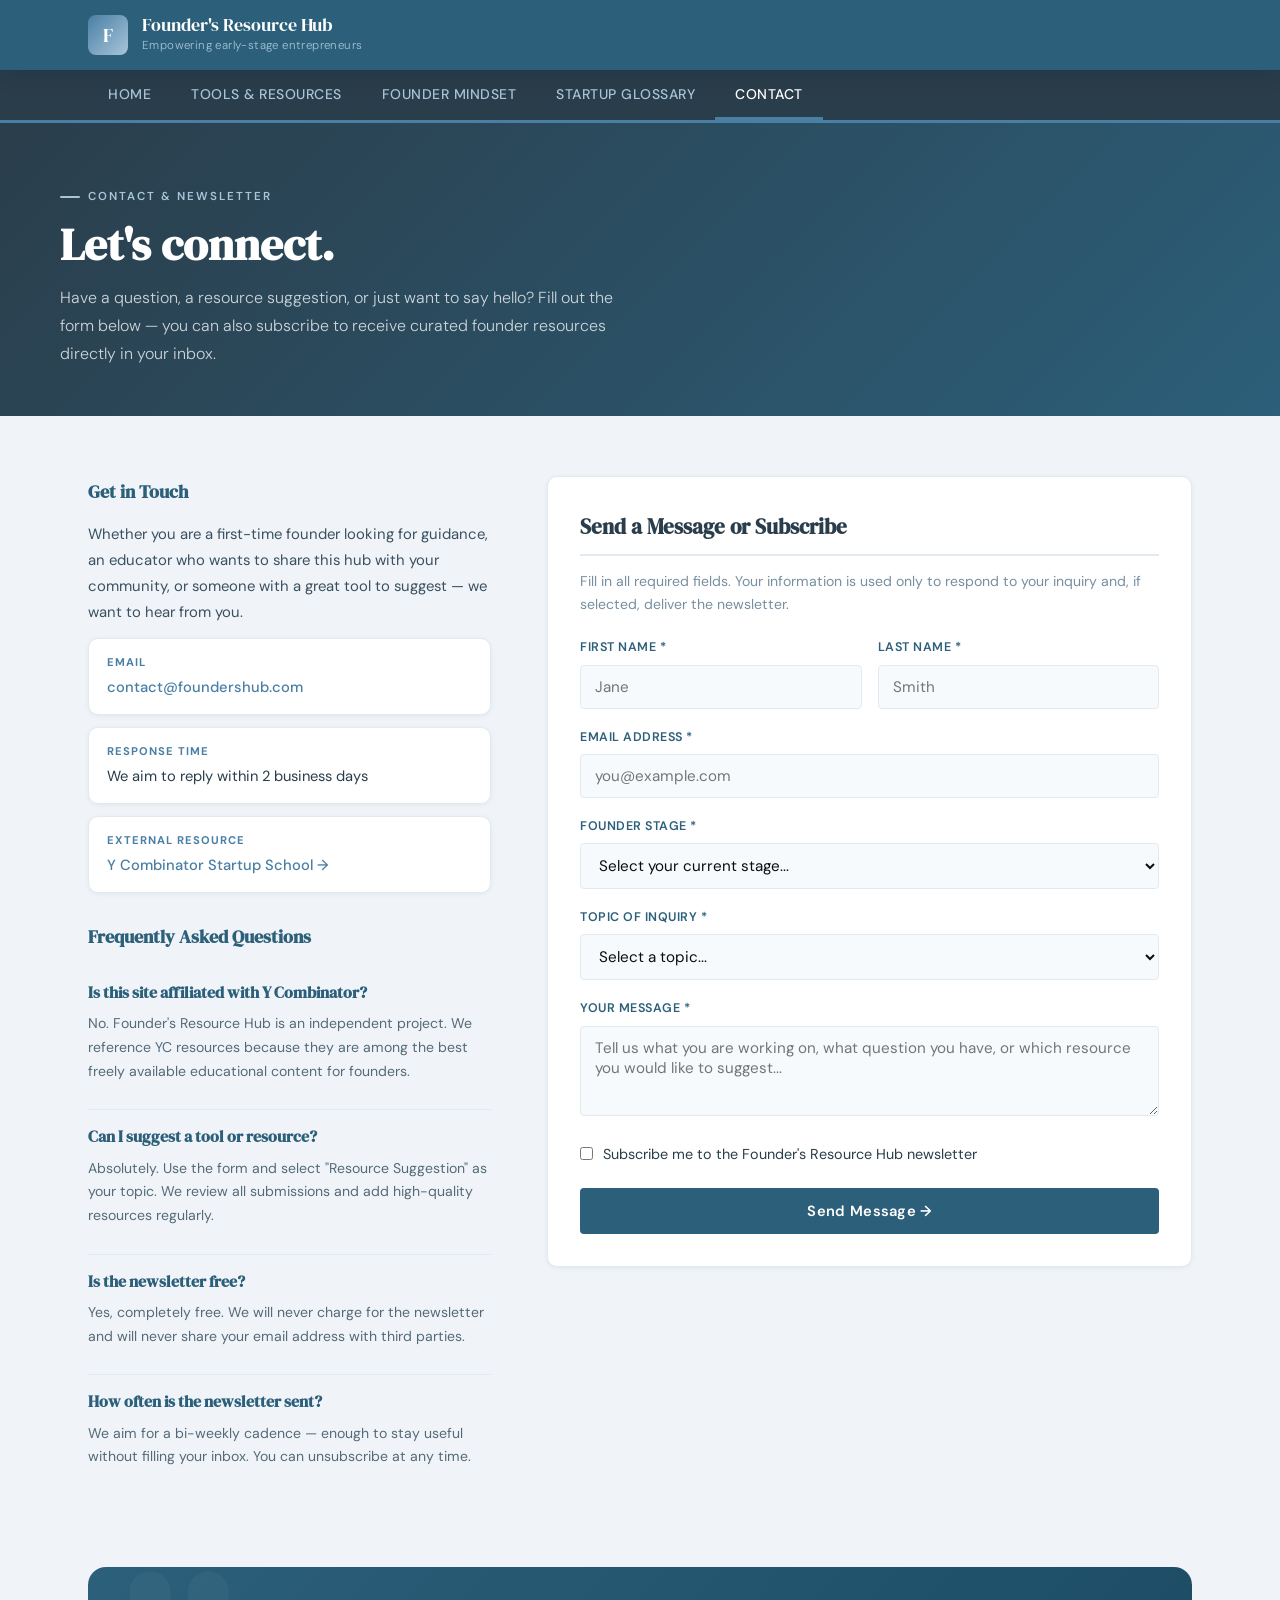
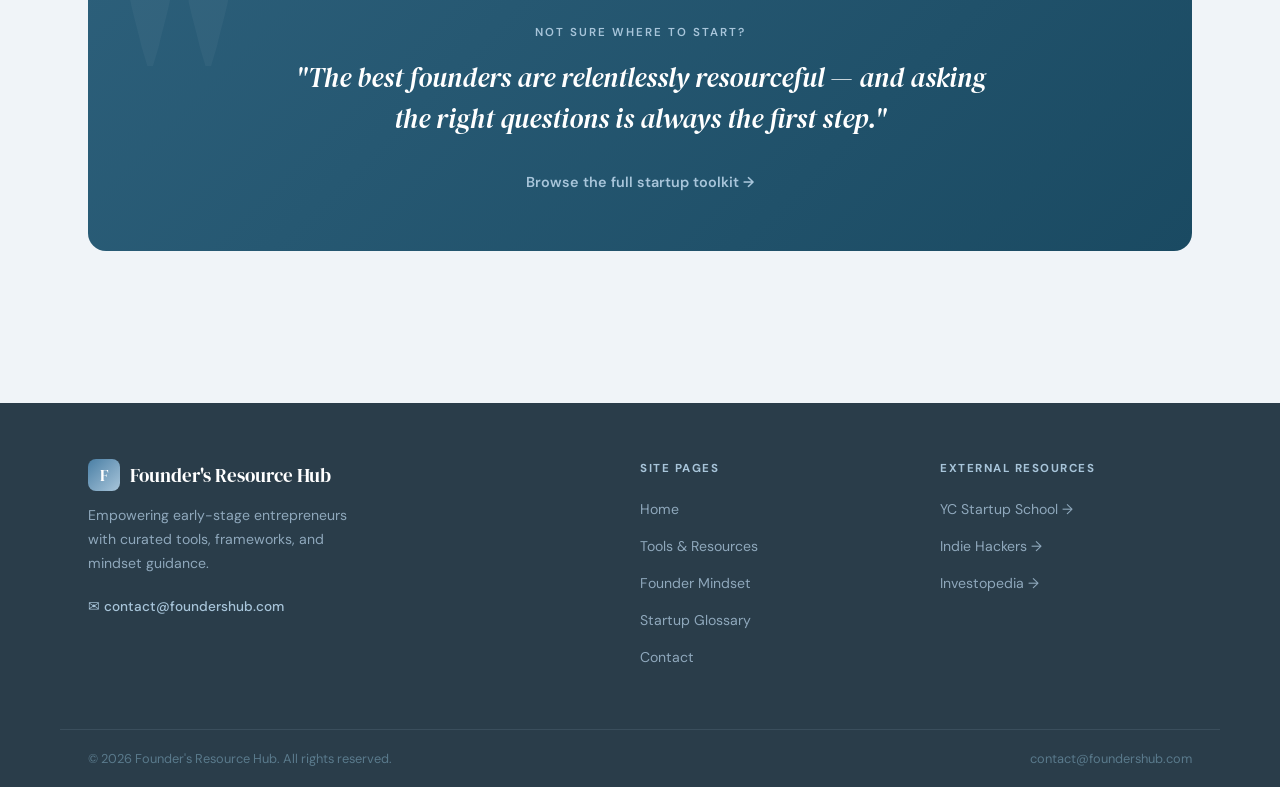
<file: contact.html>
<!DOCTYPE html>
<html lang="en">
<head>
    <meta charset="UTF-8">
    <meta name="viewport" content="width=device-width, initial-scale=1.0">
    <meta name="description" content="Get in touch with Founder's Resource Hub — send a message, subscribe to our newsletter, or suggest a resource for the community.">
    <meta name="keywords" content="contact founder hub, newsletter signup, startup resources, founder community, feedback">
    <meta name="author" content="Founder's Resource Hub">
    <title>Contact | Founder's Resource Hub</title>
    <link rel="stylesheet" href="styles.css">
    <link rel="preconnect" href="https://fonts.googleapis.com"><link rel="preconnect" href="https://fonts.gstatic.com" crossorigin><link href="https://fonts.googleapis.com/css2?family=DM+Serif+Display:ital@0;1&family=DM+Sans:wght@300;400;500;600&family=IBM+Plex+Mono:wght@400;500&display=swap" rel="stylesheet">
    <!-- Google Analytics 4 -->
    <script async src="https://www.googletagmanager.com/gtag/js?id=G-FOUNDERHUB"></script>
    <script>
        window.dataLayer = window.dataLayer || [];
        function gtag(){dataLayer.push(arguments);}
        gtag('js', new Date());
        gtag('config', 'G-FOUNDERHUB');
    </script>
</head>
<body>

    <header role="banner">
        <div class="header-inner">
            <div class="logo-wrap">
                <div class="logo-mark" aria-label="Founder's Resource Hub logo">F</div>
                <div>
                    <div class="site-name">Founder's Resource Hub</div>
                    <div class="site-tagline">Empowering early-stage entrepreneurs</div>
                </div>
            </div>
        </div>
    </header>
<nav role="navigation" aria-label="Main navigation"><ul><li><a href="index.html">Home</a></li><li><a href="tools.html">Tools &amp; Resources</a></li><li><a href="mindset.html">Founder Mindset</a></li><li><a href="glossary.html">Startup Glossary</a></li><li><a href="contact.html" class="active">Contact</a></li></ul></nav>

    <div class="page-hero">
        <div class="page-hero-inner">
            <div class="section-label">Contact &amp; Newsletter</div>
            <h1 class="page-title">Let's connect.</h1>
            <p class="page-intro">Have a question, a resource suggestion, or just want to say hello? Fill out the form below — you can also subscribe to receive curated founder resources directly in your inbox.</p>
        </div>
    </div>

    <main role="main">

        <section class="section contact-layout">

            <!-- LEFT: Info -->
            <div>
                <div class="contact-info">
                    <h3>Get in Touch</h3>
                    <p>Whether you are a first-time founder looking for guidance, an educator who wants to share this hub with your community, or someone with a great tool to suggest — we want to hear from you.</p>

                    <div class="contact-detail">
                        <div class="det-label">Email</div>
                        <div class="det-value"><a href="mailto:contact@foundershub.com">contact@foundershub.com</a></div>
                    </div>
                    <div class="contact-detail">
                        <div class="det-label">Response Time</div>
                        <div class="det-value">We aim to reply within 2 business days</div>
                    </div>
                    <div class="contact-detail">
                        <div class="det-label">External Resource</div>
                        <div class="det-value"><a href="https://www.startupschool.org" target="_blank">Y Combinator Startup School &rarr;</a></div>
                    </div>

                    <h3>Frequently Asked Questions</h3>
                    <div class="faq-item"><h4>Is this site affiliated with Y Combinator?</h4><p>No. Founder's Resource Hub is an independent project. We reference YC resources because they are among the best freely available educational content for founders.</p></div>
                    <div class="faq-item"><h4>Can I suggest a tool or resource?</h4><p>Absolutely. Use the form and select "Resource Suggestion" as your topic. We review all submissions and add high-quality resources regularly.</p></div>
                    <div class="faq-item"><h4>Is the newsletter free?</h4><p>Yes, completely free. We will never charge for the newsletter and will never share your email address with third parties.</p></div>
                    <div class="faq-item"><h4>How often is the newsletter sent?</h4><p>We aim for a bi-weekly cadence — enough to stay useful without filling your inbox. You can unsubscribe at any time.</p></div>
                </div>
            </div>

            <!-- RIGHT: Form -->
            <div>
                <div class="form-card">
                    <h3 class="panel-heading">Send a Message or Subscribe</h3>
                    <p class="form-intro">Fill in all required fields. Your information is used only to respond to your inquiry and, if selected, deliver the newsletter.</p>
                    <form action="#" method="post">
                        <div class="form-row">
                            <div class="form-group">
                                <label for="first-name">First Name *</label>
                                <input type="text" id="first-name" name="first-name" placeholder="Jane" required>
                            </div>
                            <div class="form-group">
                                <label for="last-name">Last Name *</label>
                                <input type="text" id="last-name" name="last-name" placeholder="Smith" required>
                            </div>
                        </div>
                        <div class="form-group">
                            <label for="email">Email Address *</label>
                            <input type="email" id="email" name="email" placeholder="you@example.com" required>
                        </div>
                        <div class="form-group">
                            <label for="founder-stage">Founder Stage *</label>
                            <select id="founder-stage" name="founder-stage" required>
                                <option value="">Select your current stage...</option>
                                <option value="idea">Idea stage — still validating</option>
                                <option value="mvp">Building or just launched MVP</option>
                                <option value="early">Early traction — finding PMF</option>
                                <option value="growth">Growing — scaling revenue</option>
                                <option value="educator">Educator or mentor</option>
                                <option value="other">Other</option>
                            </select>
                        </div>
                        <div class="form-group">
                            <label for="topic">Topic of Inquiry *</label>
                            <select id="topic" name="topic" required>
                                <option value="">Select a topic...</option>
                                <option value="tools">Tools &amp; Resources</option>
                                <option value="mindset">Founder Mindset</option>
                                <option value="glossary">Startup Glossary</option>
                                <option value="newsletter">Newsletter Subscription</option>
                                <option value="suggestion">Resource Suggestion</option>
                                <option value="general">General Question</option>
                            </select>
                        </div>
                        <div class="form-group">
                            <label for="message">Your Message *</label>
                            <textarea id="message" name="message" placeholder="Tell us what you are working on, what question you have, or which resource you would like to suggest..." required></textarea>
                        </div>
                        <div class="form-group" style="display:flex;align-items:center;gap:10px;">
                            <input type="checkbox" id="newsletter-opt" name="newsletter-opt" value="yes" style="width:auto;">
                            <label for="newsletter-opt" style="text-transform:none;letter-spacing:0;font-size:0.9rem;font-weight:400;color:var(--dark-gray);margin:0;">Subscribe me to the Founder's Resource Hub newsletter</label>
                        </div>
                        <button type="submit" class="form-submit">Send Message &rarr;</button>
                    </form>
                </div>
            </div>
        </section>

        <div class="spotlight">
            <span class="spotlight-label">Not Sure Where to Start?</span>
            <blockquote>"The best founders are relentlessly resourceful — and asking the right questions is always the first step."</blockquote>
            <a href="tools.html">Browse the full startup toolkit &rarr;</a>
        </div>

    </main>

    <footer role="contentinfo">
        <div class="footer-inner">
            <div class="footer-brand">
                <div class="footer-logo"><div class="logo-mark" style="width:32px;height:32px;font-size:1rem;">F</div>Founder's Resource Hub</div>
                <p>Empowering early-stage entrepreneurs with curated tools, frameworks, and mindset guidance.</p>
                <a href="mailto:contact@foundershub.com">&#9993; contact@foundershub.com</a>
            </div>
            <div class="footer-col"><h4>Site Pages</h4><ul>
                <li><a href="index.html">Home</a></li><li><a href="tools.html">Tools &amp; Resources</a></li>
                <li><a href="mindset.html">Founder Mindset</a></li><li><a href="glossary.html">Startup Glossary</a></li>
                <li><a href="contact.html">Contact</a></li></ul></div>
            <div class="footer-col"><h4>External Resources</h4><ul>
                <li><a href="https://www.startupschool.org" target="_blank">YC Startup School &rarr;</a></li>
                <li><a href="https://www.indiehackers.com" target="_blank">Indie Hackers &rarr;</a></li>
                <li><a href="https://www.investopedia.com" target="_blank">Investopedia &rarr;</a></li></ul></div>
        </div>
        <div class="footer-bottom">
            <p>&copy; 2026 Founder's Resource Hub. All rights reserved.</p>
            <a href="mailto:contact@foundershub.com">contact@foundershub.com</a>
        </div>
    </footer>
</body>
</html>
</file>
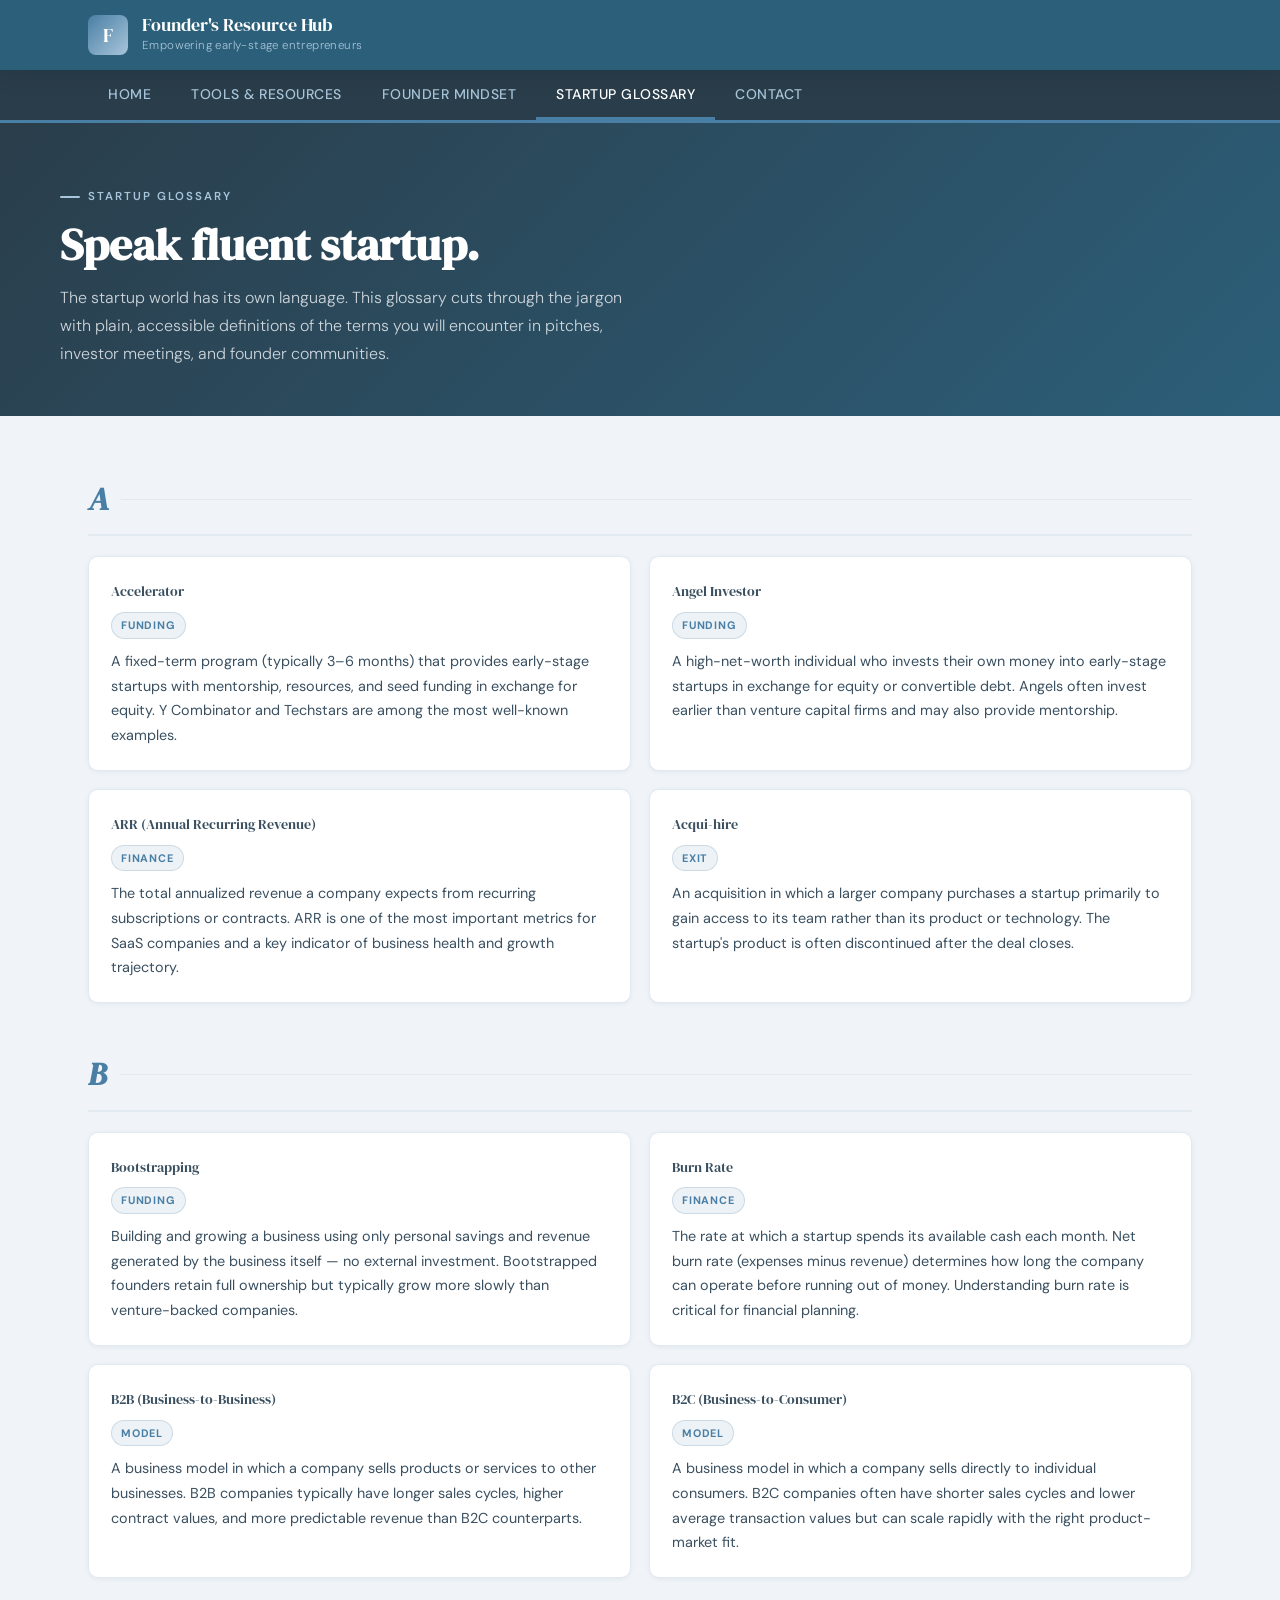
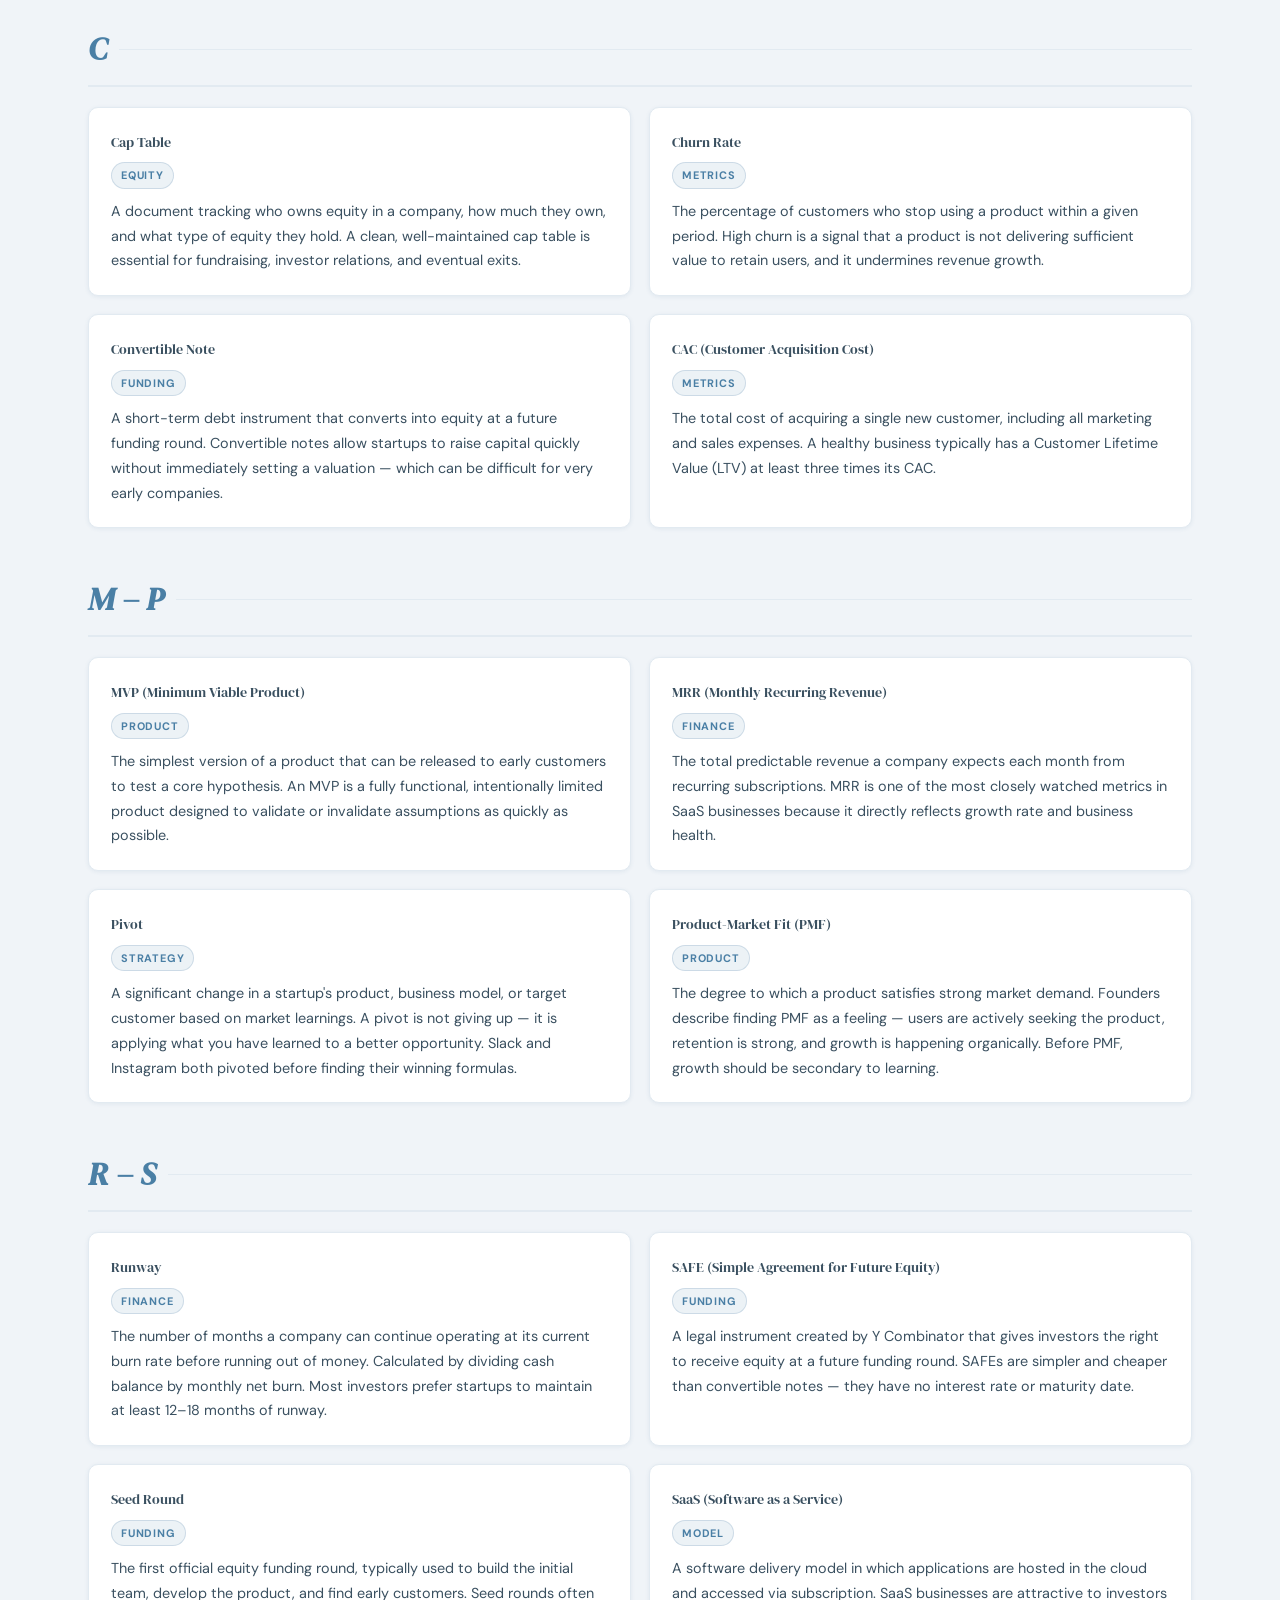
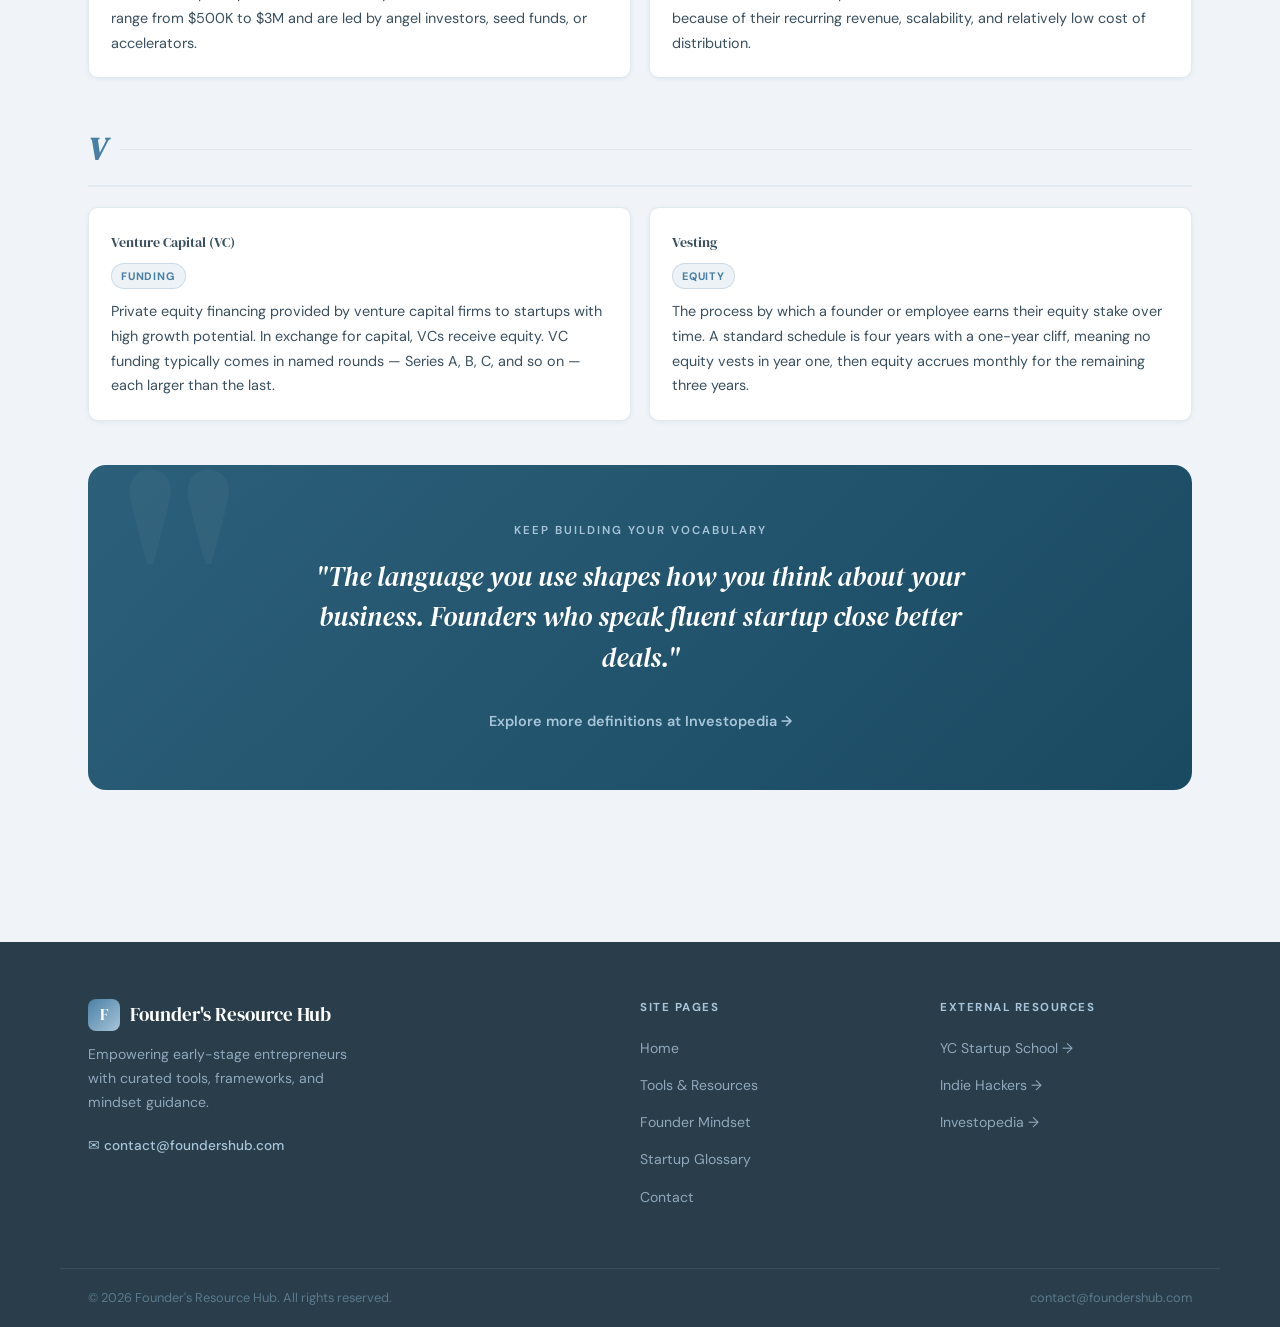
<file: glossary.html>
<!DOCTYPE html>
<html lang="en">
<head>
    <meta charset="UTF-8">
    <meta name="viewport" content="width=device-width, initial-scale=1.0">
    <meta name="description" content="Plain-language definitions of the most important startup and business terms every early-stage founder needs to know.">
    <meta name="keywords" content="startup glossary, MVP, burn rate, runway, product market fit, SAFE, cap table, venture capital, SaaS, bootstrap">
    <meta name="author" content="Founder's Resource Hub">
    <title>Startup Glossary | Founder's Resource Hub</title>
    <link rel="stylesheet" href="styles.css">
    <link rel="preconnect" href="https://fonts.googleapis.com"><link rel="preconnect" href="https://fonts.gstatic.com" crossorigin><link href="https://fonts.googleapis.com/css2?family=DM+Serif+Display:ital@0;1&family=DM+Sans:wght@300;400;500;600&family=IBM+Plex+Mono:wght@400;500&display=swap" rel="stylesheet">
    <!-- Google Analytics 4 -->
    <script async src="https://www.googletagmanager.com/gtag/js?id=G-FOUNDERHUB"></script>
    <script>
        window.dataLayer = window.dataLayer || [];
        function gtag(){dataLayer.push(arguments);}
        gtag('js', new Date());
        gtag('config', 'G-FOUNDERHUB');
    </script>
</head>
<body>

    <header role="banner">
        <div class="header-inner">
            <div class="logo-wrap">
                <div class="logo-mark" aria-label="Founder's Resource Hub logo">F</div>
                <div>
                    <div class="site-name">Founder's Resource Hub</div>
                    <div class="site-tagline">Empowering early-stage entrepreneurs</div>
                </div>
            </div>
        </div>
    </header>
<nav role="navigation" aria-label="Main navigation"><ul><li><a href="index.html">Home</a></li><li><a href="tools.html">Tools &amp; Resources</a></li><li><a href="mindset.html">Founder Mindset</a></li><li><a href="glossary.html" class="active">Startup Glossary</a></li><li><a href="contact.html">Contact</a></li></ul></nav>

    <div class="page-hero">
        <div class="page-hero-inner">
            <div class="section-label">Startup Glossary</div>
            <h1 class="page-title">Speak fluent startup.</h1>
            <p class="page-intro">The startup world has its own language. This glossary cuts through the jargon with plain, accessible definitions of the terms you will encounter in pitches, investor meetings, and founder communities.</p>
        </div>
    </div>

    <main role="main">

        <div class="alpha-section"><h2 class="alpha-header">A</h2>
        <div class="glossary-grid">
            <div class="glossary-term"><p class="term-word">Accelerator</p><span class="term-tag">Funding</span><p>A fixed-term program (typically 3–6 months) that provides early-stage startups with mentorship, resources, and seed funding in exchange for equity. Y Combinator and Techstars are among the most well-known examples.</p></div>
            <div class="glossary-term"><p class="term-word">Angel Investor</p><span class="term-tag">Funding</span><p>A high-net-worth individual who invests their own money into early-stage startups in exchange for equity or convertible debt. Angels often invest earlier than venture capital firms and may also provide mentorship.</p></div>
            <div class="glossary-term"><p class="term-word">ARR (Annual Recurring Revenue)</p><span class="term-tag">Finance</span><p>The total annualized revenue a company expects from recurring subscriptions or contracts. ARR is one of the most important metrics for SaaS companies and a key indicator of business health and growth trajectory.</p></div>
            <div class="glossary-term"><p class="term-word">Acqui-hire</p><span class="term-tag">Exit</span><p>An acquisition in which a larger company purchases a startup primarily to gain access to its team rather than its product or technology. The startup's product is often discontinued after the deal closes.</p></div>
        </div></div>

        <div class="alpha-section"><h2 class="alpha-header">B</h2>
        <div class="glossary-grid">
            <div class="glossary-term"><p class="term-word">Bootstrapping</p><span class="term-tag">Funding</span><p>Building and growing a business using only personal savings and revenue generated by the business itself — no external investment. Bootstrapped founders retain full ownership but typically grow more slowly than venture-backed companies.</p></div>
            <div class="glossary-term"><p class="term-word">Burn Rate</p><span class="term-tag">Finance</span><p>The rate at which a startup spends its available cash each month. Net burn rate (expenses minus revenue) determines how long the company can operate before running out of money. Understanding burn rate is critical for financial planning.</p></div>
            <div class="glossary-term"><p class="term-word">B2B (Business-to-Business)</p><span class="term-tag">Model</span><p>A business model in which a company sells products or services to other businesses. B2B companies typically have longer sales cycles, higher contract values, and more predictable revenue than B2C counterparts.</p></div>
            <div class="glossary-term"><p class="term-word">B2C (Business-to-Consumer)</p><span class="term-tag">Model</span><p>A business model in which a company sells directly to individual consumers. B2C companies often have shorter sales cycles and lower average transaction values but can scale rapidly with the right product-market fit.</p></div>
        </div></div>

        <div class="alpha-section"><h2 class="alpha-header">C</h2>
        <div class="glossary-grid">
            <div class="glossary-term"><p class="term-word">Cap Table</p><span class="term-tag">Equity</span><p>A document tracking who owns equity in a company, how much they own, and what type of equity they hold. A clean, well-maintained cap table is essential for fundraising, investor relations, and eventual exits.</p></div>
            <div class="glossary-term"><p class="term-word">Churn Rate</p><span class="term-tag">Metrics</span><p>The percentage of customers who stop using a product within a given period. High churn is a signal that a product is not delivering sufficient value to retain users, and it undermines revenue growth.</p></div>
            <div class="glossary-term"><p class="term-word">Convertible Note</p><span class="term-tag">Funding</span><p>A short-term debt instrument that converts into equity at a future funding round. Convertible notes allow startups to raise capital quickly without immediately setting a valuation — which can be difficult for very early companies.</p></div>
            <div class="glossary-term"><p class="term-word">CAC (Customer Acquisition Cost)</p><span class="term-tag">Metrics</span><p>The total cost of acquiring a single new customer, including all marketing and sales expenses. A healthy business typically has a Customer Lifetime Value (LTV) at least three times its CAC.</p></div>
        </div></div>

        <div class="alpha-section"><h2 class="alpha-header">M &ndash; P</h2>
        <div class="glossary-grid">
            <div class="glossary-term"><p class="term-word">MVP (Minimum Viable Product)</p><span class="term-tag">Product</span><p>The simplest version of a product that can be released to early customers to test a core hypothesis. An MVP is a fully functional, intentionally limited product designed to validate or invalidate assumptions as quickly as possible.</p></div>
            <div class="glossary-term"><p class="term-word">MRR (Monthly Recurring Revenue)</p><span class="term-tag">Finance</span><p>The total predictable revenue a company expects each month from recurring subscriptions. MRR is one of the most closely watched metrics in SaaS businesses because it directly reflects growth rate and business health.</p></div>
            <div class="glossary-term"><p class="term-word">Pivot</p><span class="term-tag">Strategy</span><p>A significant change in a startup's product, business model, or target customer based on market learnings. A pivot is not giving up — it is applying what you have learned to a better opportunity. Slack and Instagram both pivoted before finding their winning formulas.</p></div>
            <div class="glossary-term"><p class="term-word">Product-Market Fit (PMF)</p><span class="term-tag">Product</span><p>The degree to which a product satisfies strong market demand. Founders describe finding PMF as a feeling — users are actively seeking the product, retention is strong, and growth is happening organically. Before PMF, growth should be secondary to learning.</p></div>
        </div></div>

        <div class="alpha-section"><h2 class="alpha-header">R &ndash; S</h2>
        <div class="glossary-grid">
            <div class="glossary-term"><p class="term-word">Runway</p><span class="term-tag">Finance</span><p>The number of months a company can continue operating at its current burn rate before running out of money. Calculated by dividing cash balance by monthly net burn. Most investors prefer startups to maintain at least 12–18 months of runway.</p></div>
            <div class="glossary-term"><p class="term-word">SAFE (Simple Agreement for Future Equity)</p><span class="term-tag">Funding</span><p>A legal instrument created by Y Combinator that gives investors the right to receive equity at a future funding round. SAFEs are simpler and cheaper than convertible notes — they have no interest rate or maturity date.</p></div>
            <div class="glossary-term"><p class="term-word">Seed Round</p><span class="term-tag">Funding</span><p>The first official equity funding round, typically used to build the initial team, develop the product, and find early customers. Seed rounds often range from $500K to $3M and are led by angel investors, seed funds, or accelerators.</p></div>
            <div class="glossary-term"><p class="term-word">SaaS (Software as a Service)</p><span class="term-tag">Model</span><p>A software delivery model in which applications are hosted in the cloud and accessed via subscription. SaaS businesses are attractive to investors because of their recurring revenue, scalability, and relatively low cost of distribution.</p></div>
        </div></div>

        <div class="alpha-section"><h2 class="alpha-header">V</h2>
        <div class="glossary-grid">
            <div class="glossary-term"><p class="term-word">Venture Capital (VC)</p><span class="term-tag">Funding</span><p>Private equity financing provided by venture capital firms to startups with high growth potential. In exchange for capital, VCs receive equity. VC funding typically comes in named rounds — Series A, B, C, and so on — each larger than the last.</p></div>
            <div class="glossary-term"><p class="term-word">Vesting</p><span class="term-tag">Equity</span><p>The process by which a founder or employee earns their equity stake over time. A standard schedule is four years with a one-year cliff, meaning no equity vests in year one, then equity accrues monthly for the remaining three years.</p></div>
        </div></div>

        <div class="spotlight">
            <span class="spotlight-label">Keep Building Your Vocabulary</span>
            <blockquote>"The language you use shapes how you think about your business. Founders who speak fluent startup close better deals."</blockquote>
            <a href="https://www.investopedia.com" target="_blank">Explore more definitions at Investopedia &rarr;</a>
        </div>

    </main>

    <footer role="contentinfo">
        <div class="footer-inner">
            <div class="footer-brand">
                <div class="footer-logo"><div class="logo-mark" style="width:32px;height:32px;font-size:1rem;">F</div>Founder's Resource Hub</div>
                <p>Empowering early-stage entrepreneurs with curated tools, frameworks, and mindset guidance.</p>
                <a href="mailto:contact@foundershub.com">&#9993; contact@foundershub.com</a>
            </div>
            <div class="footer-col"><h4>Site Pages</h4><ul>
                <li><a href="index.html">Home</a></li><li><a href="tools.html">Tools &amp; Resources</a></li>
                <li><a href="mindset.html">Founder Mindset</a></li><li><a href="glossary.html">Startup Glossary</a></li>
                <li><a href="contact.html">Contact</a></li></ul></div>
            <div class="footer-col"><h4>External Resources</h4><ul>
                <li><a href="https://www.startupschool.org" target="_blank">YC Startup School &rarr;</a></li>
                <li><a href="https://www.indiehackers.com" target="_blank">Indie Hackers &rarr;</a></li>
                <li><a href="https://www.investopedia.com" target="_blank">Investopedia &rarr;</a></li></ul></div>
        </div>
        <div class="footer-bottom">
            <p>&copy; 2026 Founder's Resource Hub. All rights reserved.</p>
            <a href="mailto:contact@foundershub.com">contact@foundershub.com</a>
        </div>
    </footer>
</body>
</html>
</file>
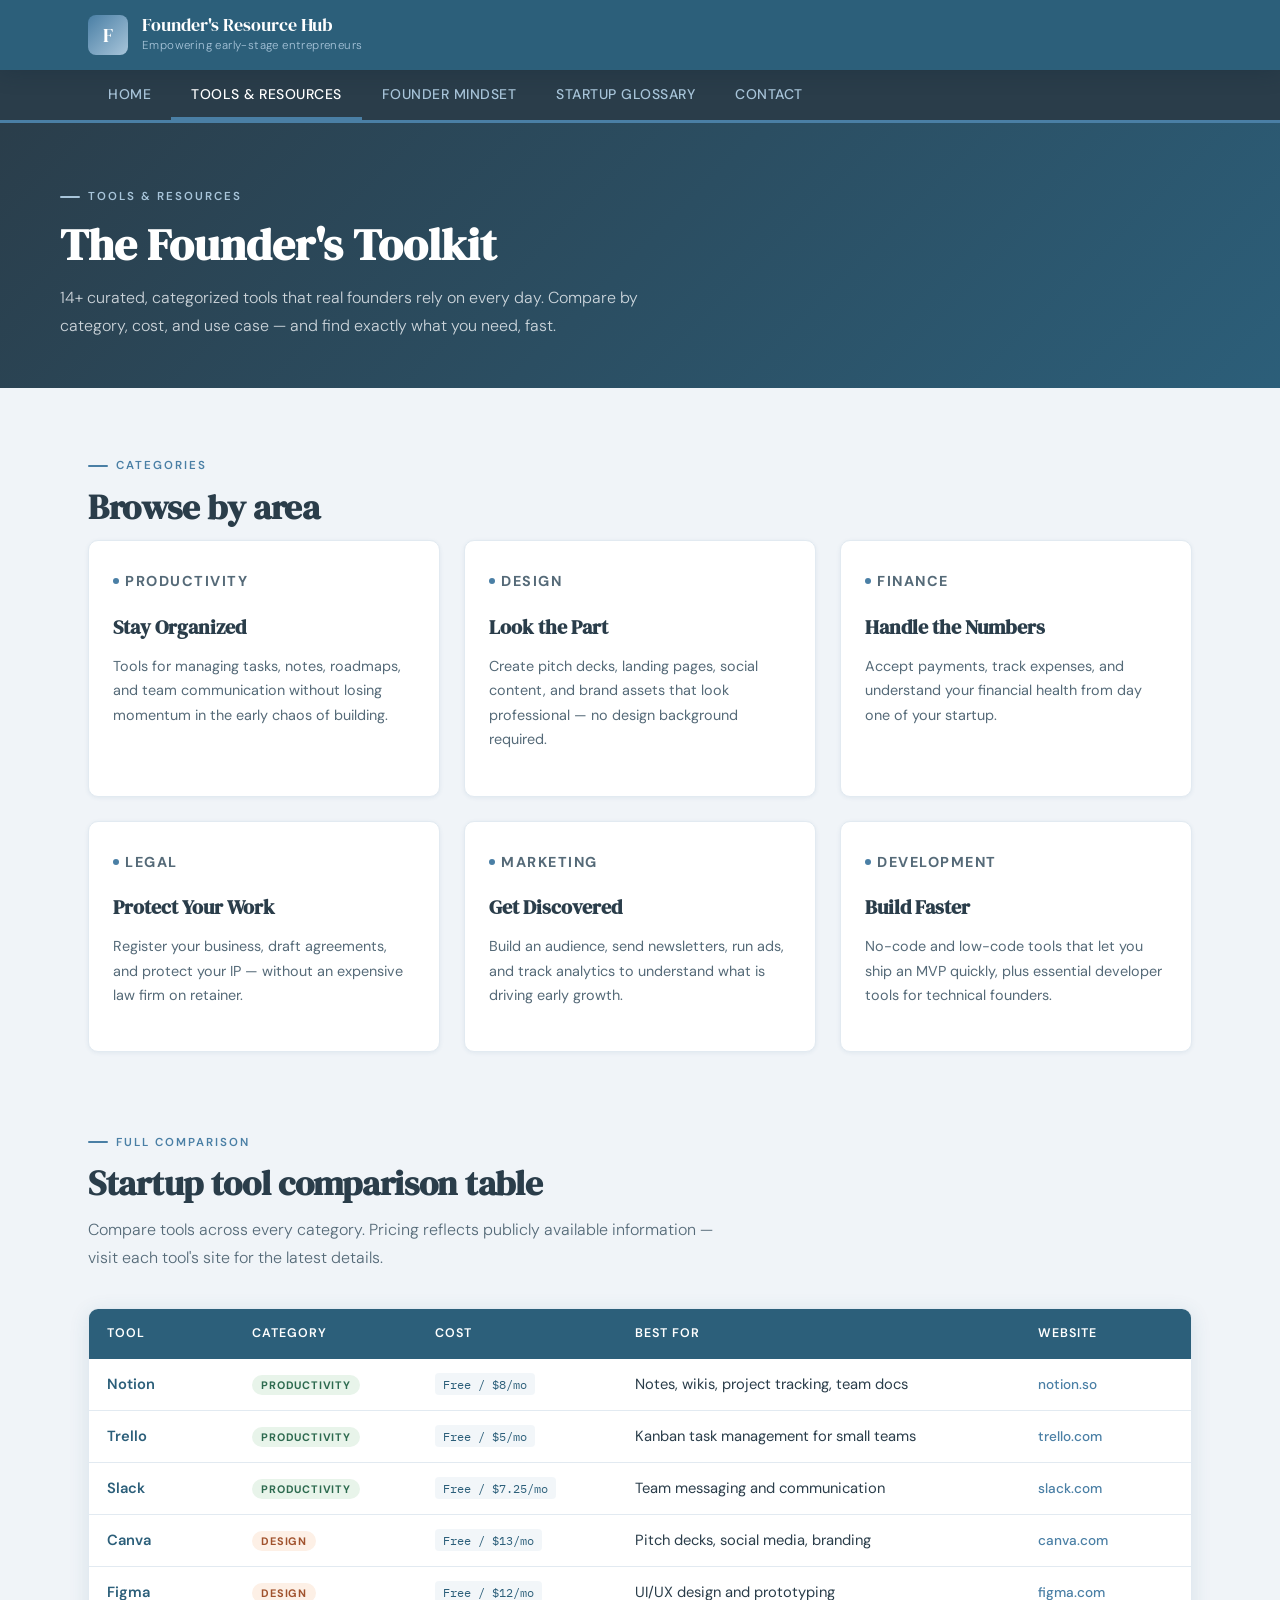
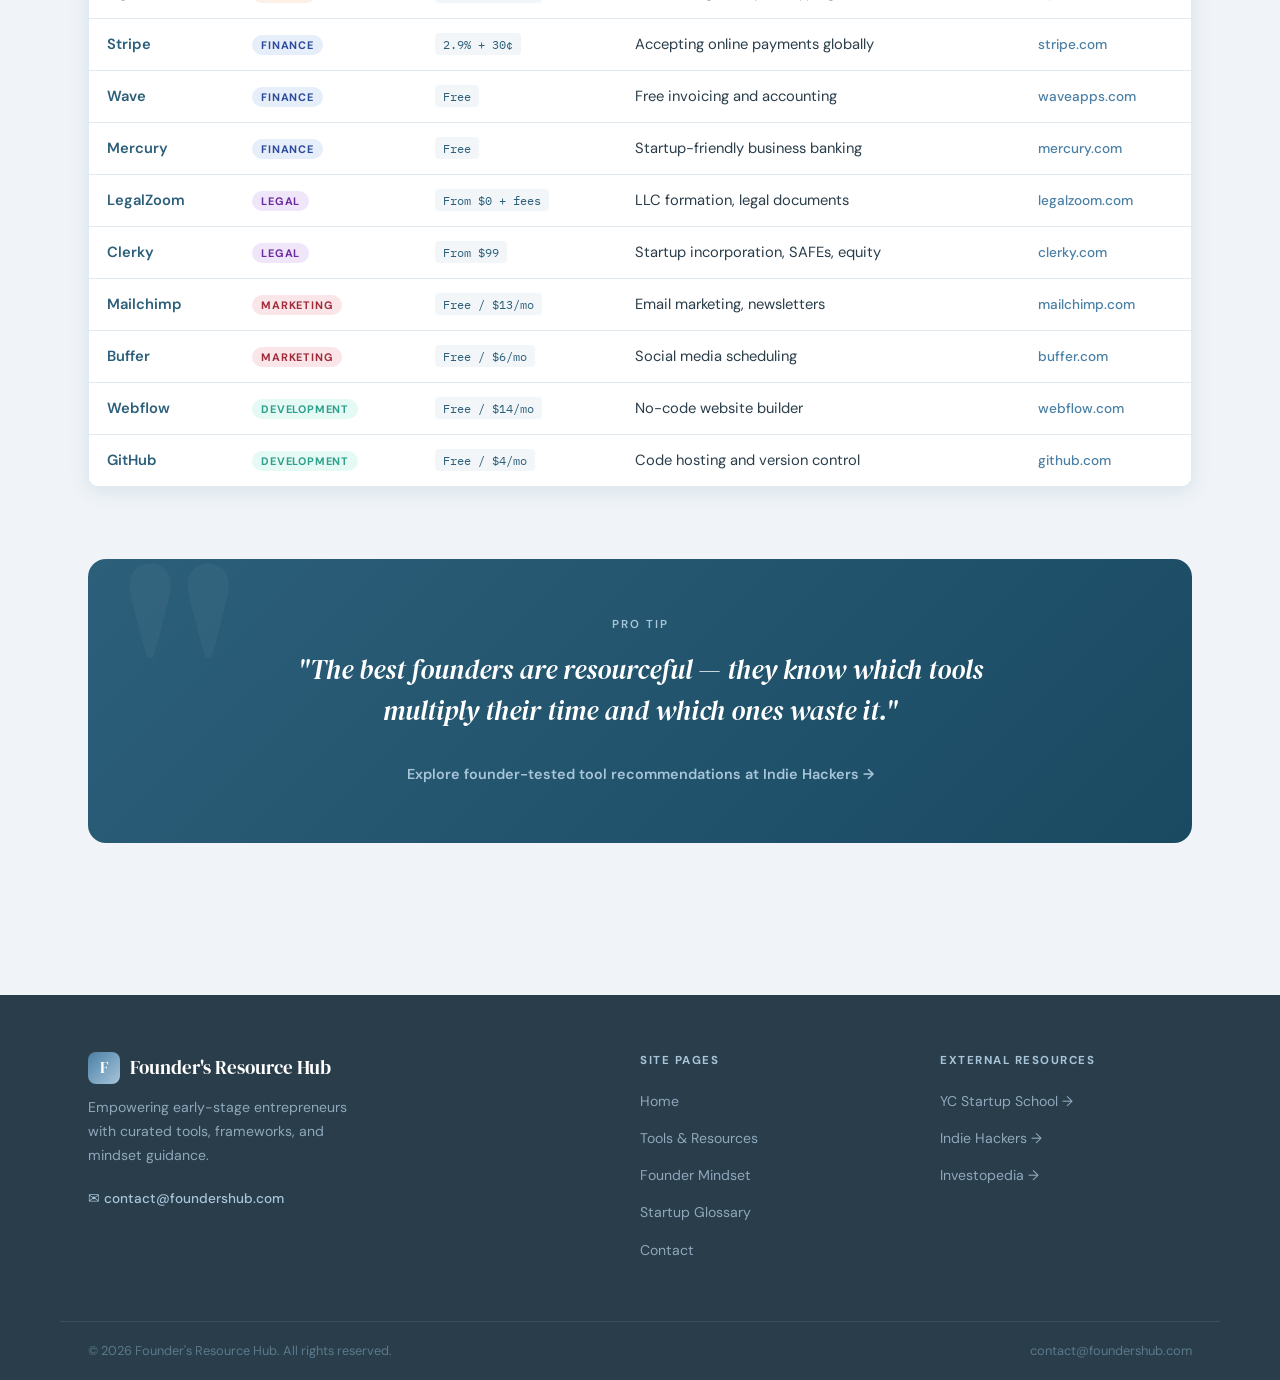
<file: tools.html>
<!DOCTYPE html>
<html lang="en">
<head>
    <meta charset="UTF-8">
    <meta name="viewport" content="width=device-width, initial-scale=1.0">
    <meta name="description" content="Curated startup tools and resources for early-stage founders — compare 14+ tools by category, cost, and use case.">
    <meta name="keywords" content="startup tools, founder resources, productivity, design, finance, legal, entrepreneur toolkit">
    <meta name="author" content="Founder's Resource Hub">
    <title>Tools &amp; Resources | Founder's Resource Hub</title>
    <link rel="stylesheet" href="styles.css">
    <link rel="preconnect" href="https://fonts.googleapis.com"><link rel="preconnect" href="https://fonts.gstatic.com" crossorigin><link href="https://fonts.googleapis.com/css2?family=DM+Serif+Display:ital@0;1&family=DM+Sans:wght@300;400;500;600&family=IBM+Plex+Mono:wght@400;500&display=swap" rel="stylesheet">
    <!-- Google Analytics 4 -->
    <script async src="https://www.googletagmanager.com/gtag/js?id=G-FOUNDERHUB"></script>
    <script>
        window.dataLayer = window.dataLayer || [];
        function gtag(){dataLayer.push(arguments);}
        gtag('js', new Date());
        gtag('config', 'G-FOUNDERHUB');
    </script>
</head>
<body>

    <header role="banner">
        <div class="header-inner">
            <div class="logo-wrap">
                <div class="logo-mark" aria-label="Founder's Resource Hub logo">F</div>
                <div>
                    <div class="site-name">Founder's Resource Hub</div>
                    <div class="site-tagline">Empowering early-stage entrepreneurs</div>
                </div>
            </div>
        </div>
    </header>
    <nav role="navigation" aria-label="Main navigation">
        <ul>
            <li><a href="index.html">Home</a></li>
            <li><a href="tools.html" class="active">Tools &amp; Resources</a></li>
            <li><a href="mindset.html">Founder Mindset</a></li>
            <li><a href="glossary.html">Startup Glossary</a></li>
            <li><a href="contact.html">Contact</a></li>
            </ul>
    </nav>

    <div class="page-hero">
        <div class="page-hero-inner">
            <div class="section-label">Tools &amp; Resources</div>
            <h1 class="page-title">The Founder's Toolkit</h1>
            <p class="page-intro">14+ curated, categorized tools that real founders rely on every day. Compare by category, cost, and use case — and find exactly what you need, fast.</p>
        </div>
    </div>

    <main role="main">

        <!-- CATEGORY CARDS -->
        <section class="section">
            <div class="section-label">Categories</div>
            <h2 class="section-heading">Browse by area</h2>
            <div class="tools-grid">
                <div class="tool-card">
                    <p class="tool-cat">Productivity</p>
                    <h3>Stay Organized</h3>
                    <p>Tools for managing tasks, notes, roadmaps, and team communication without losing momentum in the early chaos of building.</p>
                </div>
                <div class="tool-card">
                    <p class="tool-cat">Design</p>
                    <h3>Look the Part</h3>
                    <p>Create pitch decks, landing pages, social content, and brand assets that look professional — no design background required.</p>
                </div>
                <div class="tool-card">
                    <p class="tool-cat">Finance</p>
                    <h3>Handle the Numbers</h3>
                    <p>Accept payments, track expenses, and understand your financial health from day one of your startup.</p>
                </div>
                <div class="tool-card">
                    <p class="tool-cat">Legal</p>
                    <h3>Protect Your Work</h3>
                    <p>Register your business, draft agreements, and protect your IP — without an expensive law firm on retainer.</p>
                </div>
                <div class="tool-card">
                    <p class="tool-cat">Marketing</p>
                    <h3>Get Discovered</h3>
                    <p>Build an audience, send newsletters, run ads, and track analytics to understand what is driving early growth.</p>
                </div>
                <div class="tool-card">
                    <p class="tool-cat">Development</p>
                    <h3>Build Faster</h3>
                    <p>No-code and low-code tools that let you ship an MVP quickly, plus essential developer tools for technical founders.</p>
                </div>
            </div>
        </section>

        <!-- FULL TABLE -->
        <section class="section">
            <div class="section-label">Full Comparison</div>
            <h2 class="section-heading">Startup tool comparison table</h2>
            <p class="section-intro">Compare tools across every category. Pricing reflects publicly available information — visit each tool's site for the latest details.</p>
            <div class="table-wrap">
                <table>
                    <thead>
                        <tr>
                            <th>Tool</th>
                            <th>Category</th>
                            <th>Cost</th>
                            <th>Best For</th>
                            <th>Website</th>
                        </tr>
                    </thead>
                    <tbody>
                        <tr><td>Notion</td><td><span class="cat-badge cat-productivity">Productivity</span></td><td><span class="cost-badge">Free / $8/mo</span></td><td>Notes, wikis, project tracking, team docs</td><td><a href="https://www.notion.so" target="_blank">notion.so</a></td></tr>
                        <tr><td>Trello</td><td><span class="cat-badge cat-productivity">Productivity</span></td><td><span class="cost-badge">Free / $5/mo</span></td><td>Kanban task management for small teams</td><td><a href="https://www.trello.com" target="_blank">trello.com</a></td></tr>
                        <tr><td>Slack</td><td><span class="cat-badge cat-productivity">Productivity</span></td><td><span class="cost-badge">Free / $7.25/mo</span></td><td>Team messaging and communication</td><td><a href="https://www.slack.com" target="_blank">slack.com</a></td></tr>
                        <tr><td>Canva</td><td><span class="cat-badge cat-design">Design</span></td><td><span class="cost-badge">Free / $13/mo</span></td><td>Pitch decks, social media, branding</td><td><a href="https://www.canva.com" target="_blank">canva.com</a></td></tr>
                        <tr><td>Figma</td><td><span class="cat-badge cat-design">Design</span></td><td><span class="cost-badge">Free / $12/mo</span></td><td>UI/UX design and prototyping</td><td><a href="https://www.figma.com" target="_blank">figma.com</a></td></tr>
                        <tr><td>Stripe</td><td><span class="cat-badge cat-finance">Finance</span></td><td><span class="cost-badge">2.9% + 30&cent;</span></td><td>Accepting online payments globally</td><td><a href="https://www.stripe.com" target="_blank">stripe.com</a></td></tr>
                        <tr><td>Wave</td><td><span class="cat-badge cat-finance">Finance</span></td><td><span class="cost-badge">Free</span></td><td>Free invoicing and accounting</td><td><a href="https://www.waveapps.com" target="_blank">waveapps.com</a></td></tr>
                        <tr><td>Mercury</td><td><span class="cat-badge cat-finance">Finance</span></td><td><span class="cost-badge">Free</span></td><td>Startup-friendly business banking</td><td><a href="https://www.mercury.com" target="_blank">mercury.com</a></td></tr>
                        <tr><td>LegalZoom</td><td><span class="cat-badge cat-legal">Legal</span></td><td><span class="cost-badge">From $0 + fees</span></td><td>LLC formation, legal documents</td><td><a href="https://www.legalzoom.com" target="_blank">legalzoom.com</a></td></tr>
                        <tr><td>Clerky</td><td><span class="cat-badge cat-legal">Legal</span></td><td><span class="cost-badge">From $99</span></td><td>Startup incorporation, SAFEs, equity</td><td><a href="https://www.clerky.com" target="_blank">clerky.com</a></td></tr>
                        <tr><td>Mailchimp</td><td><span class="cat-badge cat-marketing">Marketing</span></td><td><span class="cost-badge">Free / $13/mo</span></td><td>Email marketing, newsletters</td><td><a href="https://www.mailchimp.com" target="_blank">mailchimp.com</a></td></tr>
                        <tr><td>Buffer</td><td><span class="cat-badge cat-marketing">Marketing</span></td><td><span class="cost-badge">Free / $6/mo</span></td><td>Social media scheduling</td><td><a href="https://www.buffer.com" target="_blank">buffer.com</a></td></tr>
                        <tr><td>Webflow</td><td><span class="cat-badge cat-development">Development</span></td><td><span class="cost-badge">Free / $14/mo</span></td><td>No-code website builder</td><td><a href="https://www.webflow.com" target="_blank">webflow.com</a></td></tr>
                        <tr><td>GitHub</td><td><span class="cat-badge cat-development">Development</span></td><td><span class="cost-badge">Free / $4/mo</span></td><td>Code hosting and version control</td><td><a href="https://www.github.com" target="_blank">github.com</a></td></tr>
                    </tbody>
                </table>
            </div>
        </section>

        <div class="spotlight">
            <span class="spotlight-label">Pro Tip</span>
            <blockquote>"The best founders are resourceful — they know which tools multiply their time and which ones waste it."</blockquote>
            <a href="https://www.indiehackers.com" target="_blank">Explore founder-tested tool recommendations at Indie Hackers &rarr;</a>
        </div>

    </main>

    <footer role="contentinfo">
        <div class="footer-inner">
            <div class="footer-brand">
                <div class="footer-logo">
                    <div class="logo-mark" style="width:32px;height:32px;font-size:1rem;">F</div>
                    Founder's Resource Hub
                </div>
                <p>Empowering early-stage entrepreneurs with curated tools, frameworks, and mindset guidance.</p>
                <a href="mailto:contact@foundershub.com">&#9993; contact@foundershub.com</a>
            </div>
            <div class="footer-col">
                <h4>Site Pages</h4>
                <ul>
                    <li><a href="index.html">Home</a></li>
                    <li><a href="tools.html">Tools &amp; Resources</a></li>
                    <li><a href="mindset.html">Founder Mindset</a></li>
                    <li><a href="glossary.html">Startup Glossary</a></li>
                    <li><a href="contact.html">Contact</a></li>
                </ul>
            </div>
            <div class="footer-col">
                <h4>External Resources</h4>
                <ul>
                    <li><a href="https://www.startupschool.org" target="_blank">YC Startup School &rarr;</a></li>
                    <li><a href="https://www.indiehackers.com" target="_blank">Indie Hackers &rarr;</a></li>
                    <li><a href="https://www.investopedia.com" target="_blank">Investopedia &rarr;</a></li>
                </ul>
            </div>
        </div>
        <div class="footer-bottom">
            <p>&copy; 2026 Founder's Resource Hub. All rights reserved.</p>
            <a href="mailto:contact@foundershub.com">contact@foundershub.com</a>
        </div>
    </footer>
</body>
</html>
</file>
<file: styles.css>
/* ============================================================
   Founder's Resource Hub — styles.css
   Steel-blue palette from Realtime Colors
   Aesthetic: Editorial magazine meets modern startup credibility
   ============================================================ */

:root {
    --text:        #0d0d0d;
    --background:  #f0f4f8;
    --primary:     #4a7fa5;
    --secondary:   #a8c5da;
    --accent:      #2c5f7a;
    --white:       #ffffff;
    --off-white:   #f7fafc;
    --light-gray:  #e2eaf1;
    --mid-gray:    #8fa8bc;
    --dark-gray:   #2a3d4a;
    --font-display:'DM Serif Display', Georgia, serif;
    --font-body:   'DM Sans', 'Segoe UI', sans-serif;
    --font-mono:   'IBM Plex Mono', monospace;
    --max-width:   1160px;
    --radius-sm:   4px;
    --radius-md:   10px;
    --radius-lg:   18px;
    --shadow-sm:   0 1px 4px rgba(44,95,122,0.08);
    --shadow-md:   0 4px 20px rgba(44,95,122,0.12);
    --shadow-lg:   0 12px 40px rgba(44,95,122,0.18);
    --transition:  0.22s cubic-bezier(0.4, 0, 0.2, 1);
}

*,*::before,*::after{margin:0;padding:0;box-sizing:border-box;}
html{scroll-behavior:smooth;}
body{font-family:var(--font-body);background-color:var(--background);color:var(--text);font-size:16px;line-height:1.7;-webkit-font-smoothing:antialiased;}
img{max-width:100%;display:block;}
a{color:var(--primary);text-decoration:none;transition:color var(--transition);}
a:hover{color:var(--accent);}

/* ===== HEADER ===== */
header{background-color:var(--accent);position:sticky;top:0;z-index:100;box-shadow:0 2px 20px rgba(20,40,55,0.3);}
.header-inner{max-width:var(--max-width);margin:0 auto;padding:0 28px;height:70px;display:flex;align-items:center;justify-content:space-between;}
.logo-wrap{display:flex;align-items:center;gap:14px;}
.logo-mark{width:40px;height:40px;background:linear-gradient(135deg,var(--primary),var(--secondary));border-radius:8px;display:flex;align-items:center;justify-content:center;font-family:var(--font-display);font-size:1.2rem;color:var(--white);flex-shrink:0;}
.site-name{font-family:var(--font-display);font-size:1.12rem;color:var(--white);line-height:1.2;}
.site-tagline{font-size:0.72rem;color:var(--secondary);letter-spacing:0.4px;font-weight:300;}

/* ===== NAV ===== */
nav{background-color:var(--dark-gray);border-bottom:3px solid var(--primary);}
nav ul{max-width:var(--max-width);margin:0 auto;padding:0 28px;list-style:none;display:flex;}
nav ul li a{display:block;padding:13px 20px;color:var(--secondary);font-size:0.875rem;font-weight:500;letter-spacing:0.5px;text-transform:uppercase;position:relative;transition:color var(--transition);}
nav ul li a::after{content:'';position:absolute;bottom:0;left:0;right:0;height:3px;background:var(--primary);transform:scaleX(0);transition:transform var(--transition);}
nav ul li a:hover,nav ul li a.active{color:var(--white);}
nav ul li a:hover::after,nav ul li a.active::after{transform:scaleX(1);}

/* ===== HERO ===== */
.hero{background-color:var(--accent);background-image:radial-gradient(ellipse at 70% 50%,rgba(74,127,165,0.4) 0%,transparent 60%),radial-gradient(ellipse at 5% 80%,rgba(168,197,218,0.2) 0%,transparent 50%);color:var(--white);padding:90px 28px 80px;position:relative;overflow:hidden;}
.hero::before{content:'';position:absolute;inset:0;background-image:url("data:image/svg+xml,%3Csvg width='60' height='60' viewBox='0 0 60 60' xmlns='http://www.w3.org/2000/svg'%3E%3Cg fill='%23a8c5da' fill-opacity='0.05'%3E%3Cpath d='M36 34v-4h-2v4h-4v2h4v4h2v-4h4v-2h-4zm0-30V0h-2v4h-4v2h4v4h2V6h4V4h-4zM6 34v-4H4v4H0v2h4v4h2v-4h4v-2H6zM6 4V0H4v4H0v2h4v4h2V6h4V4H6z'/%3E%3C/g%3E%3C/g%3E%3C/svg%3E");opacity:0.5;}
.hero-inner{max-width:var(--max-width);margin:0 auto;position:relative;z-index:1;display:grid;grid-template-columns:1fr 1fr;gap:64px;align-items:center;}
.hero-eyebrow{display:inline-flex;align-items:center;gap:8px;font-size:0.72rem;font-weight:600;letter-spacing:2px;text-transform:uppercase;color:var(--secondary);margin-bottom:18px;background:rgba(168,197,218,0.12);padding:6px 14px;border-radius:20px;border:1px solid rgba(168,197,218,0.25);}
.hero h1{font-family:var(--font-display);font-size:clamp(2.2rem,4vw,3.5rem);line-height:1.1;color:var(--white);margin-bottom:20px;letter-spacing:-0.5px;}
.hero h1 em{font-style:italic;color:var(--secondary);}
.hero-sub{font-size:1rem;color:rgba(240,244,248,0.82);max-width:480px;margin-bottom:34px;font-weight:300;line-height:1.8;}
.hero-cta{display:flex;gap:14px;flex-wrap:wrap;}
.hero-stats{display:grid;grid-template-columns:1fr 1fr;gap:14px;}
.stat-card{background:rgba(255,255,255,0.08);border:1px solid rgba(168,197,218,0.2);border-radius:var(--radius-md);padding:22px 20px;backdrop-filter:blur(8px);transition:background var(--transition);}
.stat-card:hover{background:rgba(255,255,255,0.14);}
.stat-number{font-family:var(--font-display);font-size:2.4rem;color:var(--white);line-height:1;margin-bottom:5px;}
.stat-label{font-size:0.8rem;color:var(--secondary);font-weight:500;}

/* ===== BUTTONS ===== */
.btn{display:inline-flex;align-items:center;gap:8px;font-family:var(--font-body);font-weight:600;font-size:0.9rem;padding:13px 26px;border-radius:var(--radius-sm);border:2px solid transparent;cursor:pointer;text-decoration:none;transition:all var(--transition);letter-spacing:0.3px;}
.btn-primary{background:var(--white);color:var(--accent);border-color:var(--white);}
.btn-primary:hover{background:var(--secondary);border-color:var(--secondary);color:var(--accent);transform:translateY(-2px);box-shadow:0 6px 20px rgba(0,0,0,0.15);}
.btn-outline{background:transparent;color:var(--white);border-color:rgba(255,255,255,0.5);}
.btn-outline:hover{background:rgba(255,255,255,0.12);border-color:var(--white);color:var(--white);transform:translateY(-2px);}
.btn-solid{background:var(--primary);color:var(--white);border-color:var(--primary);}
.btn-solid:hover{background:var(--accent);border-color:var(--accent);color:var(--white);transform:translateY(-2px);box-shadow:var(--shadow-md);}

/* ===== MAIN & SECTIONS ===== */
main{max-width:var(--max-width);margin:0 auto;padding:0 28px 80px;}
.section{margin-bottom:72px;}
.section:first-child{margin-top:60px;}

.section-label{display:inline-flex;align-items:center;gap:8px;font-size:0.72rem;font-weight:600;letter-spacing:2px;text-transform:uppercase;color:var(--primary);margin-bottom:10px;}
.section-label::before{content:'';display:block;width:20px;height:2px;background:var(--primary);border-radius:1px;}
.section-heading{font-family:var(--font-display);font-size:clamp(1.6rem,3vw,2.2rem);color:var(--dark-gray);line-height:1.2;margin-bottom:12px;letter-spacing:-0.3px;}
.section-intro{font-size:1rem;color:#556a78;max-width:640px;margin-bottom:36px;font-weight:300;line-height:1.75;}

/* ===== WELCOME GRID ===== */
.welcome-grid{display:grid;grid-template-columns:1.6fr 1fr;gap:56px;align-items:start;}
.welcome-body p{font-size:1rem;color:#3a5060;margin-bottom:18px;line-height:1.8;}
.quick-nav-stack{display:flex;flex-direction:column;gap:12px;}
.nav-pill{display:flex;align-items:center;justify-content:space-between;background:var(--white);border:1px solid var(--light-gray);border-radius:var(--radius-md);padding:15px 20px;color:var(--dark-gray);font-weight:500;font-size:0.92rem;transition:all var(--transition);box-shadow:var(--shadow-sm);}
.nav-pill-left{display:flex;align-items:center;gap:12px;}
.pill-icon{width:36px;height:36px;background:var(--light-gray);border-radius:8px;display:flex;align-items:center;justify-content:center;font-size:1.05rem;flex-shrink:0;transition:background var(--transition);}
.pill-arrow{font-size:1.1rem;color:var(--mid-gray);transition:transform var(--transition),color var(--transition);}
.nav-pill:hover{background:var(--accent);border-color:var(--accent);color:var(--white);transform:translateX(4px);box-shadow:var(--shadow-md);text-decoration:none;}
.nav-pill:hover .pill-icon{background:rgba(255,255,255,0.18);}
.nav-pill:hover .pill-arrow{color:var(--white);transform:translateX(4px);}

/* ===== TOOL CARDS ===== */
.tools-grid{display:grid;grid-template-columns:repeat(3,1fr);gap:24px;}
.tool-card{background:var(--white);border:1px solid var(--light-gray);border-radius:var(--radius-md);padding:28px 24px;box-shadow:var(--shadow-sm);transition:transform var(--transition),box-shadow var(--transition),border-color var(--transition);position:relative;overflow:hidden;}
.tool-card::before{content:'';position:absolute;top:0;left:0;right:0;height:3px;background:linear-gradient(90deg,var(--primary),var(--secondary));opacity:0;transition:opacity var(--transition);}
.tool-card:hover{transform:translateY(-5px);box-shadow:var(--shadow-lg);border-color:var(--secondary);}
.tool-card:hover::before{opacity:1;}
.tool-cat{font-size:0.7rem;font-weight:700;text-transform:uppercase;letter-spacing:1.5px;color:var(--primary);margin-bottom:10px;display:flex;align-items:center;gap:6px;}
.tool-cat::before{content:'';display:block;width:6px;height:6px;border-radius:50%;background:var(--primary);}
.tool-card h3{font-family:var(--font-display);font-size:1.25rem;color:var(--dark-gray);margin-bottom:10px;}
.tool-card p{font-size:0.9rem;color:#556a78;line-height:1.7;margin-bottom:16px;}
.tool-cost{display:inline-block;font-size:0.78rem;font-family:var(--font-mono);color:var(--accent);background:rgba(74,127,165,0.08);padding:4px 10px;border-radius:20px;border:1px solid rgba(74,127,165,0.2);}

/* ===== TABLE ===== */
.table-wrap{overflow-x:auto;border-radius:var(--radius-md);box-shadow:var(--shadow-md);border:1px solid var(--light-gray);}
table{width:100%;border-collapse:collapse;background:var(--white);font-size:0.92rem;min-width:700px;}
table thead{background:var(--accent);}
table thead th{padding:14px 18px;text-align:left;color:var(--white);font-size:0.78rem;font-weight:600;text-transform:uppercase;letter-spacing:1px;white-space:nowrap;}
table tbody tr{border-bottom:1px solid var(--light-gray);transition:background var(--transition);}
table tbody tr:last-child{border-bottom:none;}
table tbody tr:hover{background:rgba(74,127,165,0.04);}
table tbody td{padding:13px 18px;color:var(--dark-gray);vertical-align:middle;}
table tbody td:first-child{font-weight:600;color:var(--accent);}
table tbody td a{color:var(--primary);font-size:0.85rem;font-weight:500;}
table tbody td a:hover{color:var(--accent);}
.cost-badge{font-family:var(--font-mono);font-size:0.78rem;color:var(--accent);background:rgba(74,127,165,0.07);padding:3px 8px;border-radius:4px;}
.cat-badge{font-size:0.68rem;font-weight:700;text-transform:uppercase;letter-spacing:0.8px;padding:3px 9px;border-radius:20px;white-space:nowrap;}
.cat-productivity{background:#e8f4ea;color:#2d6a4f;}
.cat-design{background:#fdf0e6;color:#a0522d;}
.cat-finance{background:#e6eefa;color:#2c4a9a;}
.cat-legal{background:#f0e6fa;color:#6a2ca0;}
.cat-marketing{background:#fae6e8;color:#a02c3a;}
.cat-development{background:#e6faf5;color:#2ca08a;}

/* ===== SPOTLIGHT BANNER ===== */
.spotlight{background:linear-gradient(135deg,var(--accent) 0%,#1a4a62 100%);border-radius:var(--radius-lg);padding:56px 64px;color:var(--white);text-align:center;margin-bottom:72px;position:relative;overflow:hidden;}
.spotlight::before{content:'"';position:absolute;top:-30px;left:30px;font-family:var(--font-display);font-size:18rem;color:rgba(255,255,255,0.04);line-height:1;pointer-events:none;}
.spotlight-label{font-size:0.72rem;font-weight:600;letter-spacing:2px;text-transform:uppercase;color:var(--secondary);margin-bottom:16px;display:block;}
.spotlight blockquote{font-family:var(--font-display);font-size:clamp(1.25rem,2.5vw,1.7rem);font-style:italic;line-height:1.5;color:var(--white);max-width:700px;margin:0 auto 28px;}
.spotlight a{color:var(--secondary);font-weight:600;font-size:0.9rem;display:inline-flex;align-items:center;gap:6px;transition:gap var(--transition),color var(--transition);}
.spotlight a:hover{color:var(--white);gap:10px;}

/* ===== BOTTOM ROW ===== */
.bottom-row{display:grid;grid-template-columns:1fr 1fr;gap:40px;}
.panel-heading{font-family:var(--font-display);font-size:1.3rem;color:var(--dark-gray);margin-bottom:14px;padding-bottom:10px;border-bottom:2px solid var(--light-gray);}
.video-wrap{background:var(--dark-gray);border-radius:var(--radius-md);overflow:hidden;aspect-ratio:16/9;display:flex;align-items:center;justify-content:center;}
.video-wrap video{width:100%;height:100%;object-fit:cover;display:block;}
.video-caption{font-size:0.82rem;color:var(--mid-gray);margin-top:10px;font-style:italic;line-height:1.5;}

/* ===== FORM ===== */
.form-card{background:var(--white);border:1px solid var(--light-gray);border-radius:var(--radius-md);padding:32px;box-shadow:var(--shadow-sm);}
.form-card .form-intro{font-size:0.88rem;color:#778fa0;margin-bottom:22px;line-height:1.6;}
.form-group{margin-bottom:18px;}
.form-group label{display:block;font-size:0.78rem;font-weight:600;color:var(--accent);margin-bottom:6px;text-transform:uppercase;letter-spacing:0.5px;}
.form-group input,.form-group select,.form-group textarea{width:100%;padding:11px 14px;border:1.5px solid var(--light-gray);border-radius:var(--radius-sm);font-family:var(--font-body);font-size:0.95rem;color:var(--text);background:var(--off-white);transition:border-color var(--transition),box-shadow var(--transition);outline:none;}
.form-group input:focus,.form-group select:focus,.form-group textarea:focus{border-color:var(--primary);box-shadow:0 0 0 3px rgba(74,127,165,0.12);background:var(--white);}
.form-group textarea{resize:vertical;min-height:90px;}
.form-row{display:grid;grid-template-columns:1fr 1fr;gap:16px;}
.form-submit{width:100%;background:var(--accent);color:var(--white);border:none;padding:13px 28px;border-radius:var(--radius-sm);font-size:0.92rem;font-weight:600;font-family:var(--font-body);cursor:pointer;letter-spacing:0.3px;transition:background var(--transition),transform var(--transition),box-shadow var(--transition);margin-top:4px;}
.form-submit:hover{background:var(--primary);transform:translateY(-2px);box-shadow:var(--shadow-md);}

/* ===== MINDSET CARDS ===== */
.mindset-card{background:var(--white);border:1px solid var(--light-gray);border-radius:var(--radius-md);padding:30px 30px 26px;margin-bottom:18px;box-shadow:var(--shadow-sm);display:grid;grid-template-columns:1fr auto;gap:20px;align-items:start;transition:box-shadow var(--transition),border-color var(--transition);}
.mindset-card:hover{box-shadow:var(--shadow-md);border-color:var(--secondary);}
.mindset-card h3{font-family:var(--font-display);font-size:1.2rem;color:var(--accent);margin-bottom:10px;}
.mindset-card p{font-size:0.92rem;color:#3a5060;line-height:1.78;}
.card-num{font-family:var(--font-display);font-size:3rem;color:var(--light-gray);line-height:1;font-style:italic;user-select:none;}

/* ===== TIP GRID ===== */
.tip-grid{display:grid;grid-template-columns:repeat(3,1fr);gap:20px;}
.tip-box{background:var(--white);border:1px solid var(--light-gray);border-radius:var(--radius-md);padding:24px 20px;box-shadow:var(--shadow-sm);transition:transform var(--transition);}
.tip-box:hover{transform:translateY(-3px);}
.tip-icon{font-size:1.5rem;margin-bottom:12px;display:block;}
.tip-box h4{font-family:var(--font-display);font-size:1rem;color:var(--accent);margin-bottom:8px;}
.tip-box p{font-size:0.88rem;color:#556a78;line-height:1.7;}

/* ===== GLOSSARY ===== */
.glossary-grid{display:grid;grid-template-columns:repeat(2,1fr);gap:18px;}
.glossary-term{background:var(--white);border:1px solid var(--light-gray);border-radius:var(--radius-md);padding:22px;box-shadow:var(--shadow-sm);transition:border-color var(--transition),transform var(--transition);}
.glossary-term:hover{border-color:var(--secondary);transform:translateY(-2px);}
.term-word{font-family:var(--font-display);font-size:1.1rem;color:var(--accent);margin-bottom:6px;}
.term-tag{display:inline-block;font-size:0.68rem;font-weight:700;text-transform:uppercase;letter-spacing:0.8px;color:var(--primary);background:rgba(74,127,165,0.1);padding:3px 9px;border-radius:20px;margin-bottom:10px;border:1px solid rgba(74,127,165,0.2);}
.glossary-term p{font-size:0.9rem;color:#3a5060;line-height:1.72;}
.alpha-section{margin-bottom:44px;}
.alpha-header{font-family:var(--font-display);font-size:2rem;font-style:italic;color:var(--primary);border-bottom:2px solid var(--light-gray);padding-bottom:8px;margin-bottom:20px;display:flex;align-items:center;gap:12px;}
.alpha-header::after{content:'';flex:1;height:1px;background:var(--light-gray);}

/* ===== CONTACT ===== */
.contact-layout{display:grid;grid-template-columns:1fr 1.6fr;gap:56px;align-items:start;}
.contact-info h3{font-family:var(--font-display);font-size:1.15rem;color:var(--accent);margin-bottom:14px;margin-top:28px;}
.contact-info h3:first-child{margin-top:0;}
.contact-info p{font-size:0.93rem;color:#3a5060;line-height:1.75;margin-bottom:12px;}
.contact-detail{background:var(--white);border:1px solid var(--light-gray);border-radius:var(--radius-md);padding:14px 18px;margin-bottom:12px;box-shadow:var(--shadow-sm);}
.det-label{font-size:0.7rem;font-weight:700;text-transform:uppercase;letter-spacing:1px;color:var(--primary);margin-bottom:3px;}
.det-value{font-size:0.92rem;color:var(--dark-gray);}
.det-value a{color:var(--primary);font-weight:500;}
.faq-item{border-bottom:1px solid var(--light-gray);padding:14px 0;}
.faq-item:last-child{border-bottom:none;}
.faq-item h4{font-family:var(--font-display);font-size:0.97rem;color:var(--accent);margin-bottom:6px;}
.faq-item p{font-size:0.88rem;color:#556a78;line-height:1.68;}

/* ===== PAGE HERO (inner pages) ===== */
.page-hero{background:linear-gradient(135deg,var(--dark-gray) 0%,var(--accent) 100%);margin:0 -28px 56px;padding:56px 28px 48px;color:var(--white);position:relative;overflow:hidden;}
.page-hero-inner{max-width:var(--max-width);margin:0 auto;position:relative;z-index:1;}
.page-hero .section-label{color:var(--secondary);margin-bottom:12px;}
.page-hero .section-label::before{background:var(--secondary);}
.page-title{font-family:var(--font-display);font-size:clamp(1.8rem,3.5vw,2.8rem);color:var(--white);margin-bottom:14px;line-height:1.15;}
.page-intro{font-size:1rem;color:rgba(240,244,248,0.82);max-width:580px;font-weight:300;line-height:1.75;}

/* ===== FOOTER ===== */
footer{background:var(--dark-gray);color:var(--white);padding:56px 0 0;}
.footer-inner{max-width:var(--max-width);margin:0 auto;padding:0 28px 48px;display:grid;grid-template-columns:2fr 1fr 1fr;gap:48px;border-bottom:1px solid rgba(168,197,218,0.12);}
.footer-logo{font-family:var(--font-display);font-size:1.2rem;color:var(--white);margin-bottom:12px;display:flex;align-items:center;gap:10px;}
.footer-brand p{font-size:0.88rem;color:var(--mid-gray);line-height:1.7;max-width:280px;margin-bottom:16px;}
.footer-brand a{font-size:0.85rem;color:var(--secondary);font-weight:500;}
.footer-brand a:hover{color:var(--white);}
.footer-col h4{font-size:0.72rem;font-weight:700;text-transform:uppercase;letter-spacing:1.5px;color:var(--secondary);margin-bottom:16px;}
.footer-col ul{list-style:none;}
.footer-col ul li{margin-bottom:10px;}
.footer-col ul li a{font-size:0.88rem;color:var(--mid-gray);transition:color var(--transition);}
.footer-col ul li a:hover{color:var(--white);}
.footer-bottom{max-width:var(--max-width);margin:0 auto;padding:18px 28px;display:flex;align-items:center;justify-content:space-between;}
.footer-bottom p,.footer-bottom a{font-size:0.8rem;color:#5a7a8c;}
.footer-bottom a:hover{color:var(--secondary);}

/* ===== ANIMATIONS ===== */
@keyframes fadeUp{from{opacity:0;transform:translateY(20px);}to{opacity:1;transform:translateY(0);}}
.fade-up{animation:fadeUp 0.55s ease both;}
.fade-up-1{animation-delay:0.1s;}
.fade-up-2{animation-delay:0.2s;}
.fade-up-3{animation-delay:0.3s;}
.fade-up-4{animation-delay:0.4s;}
</file>
